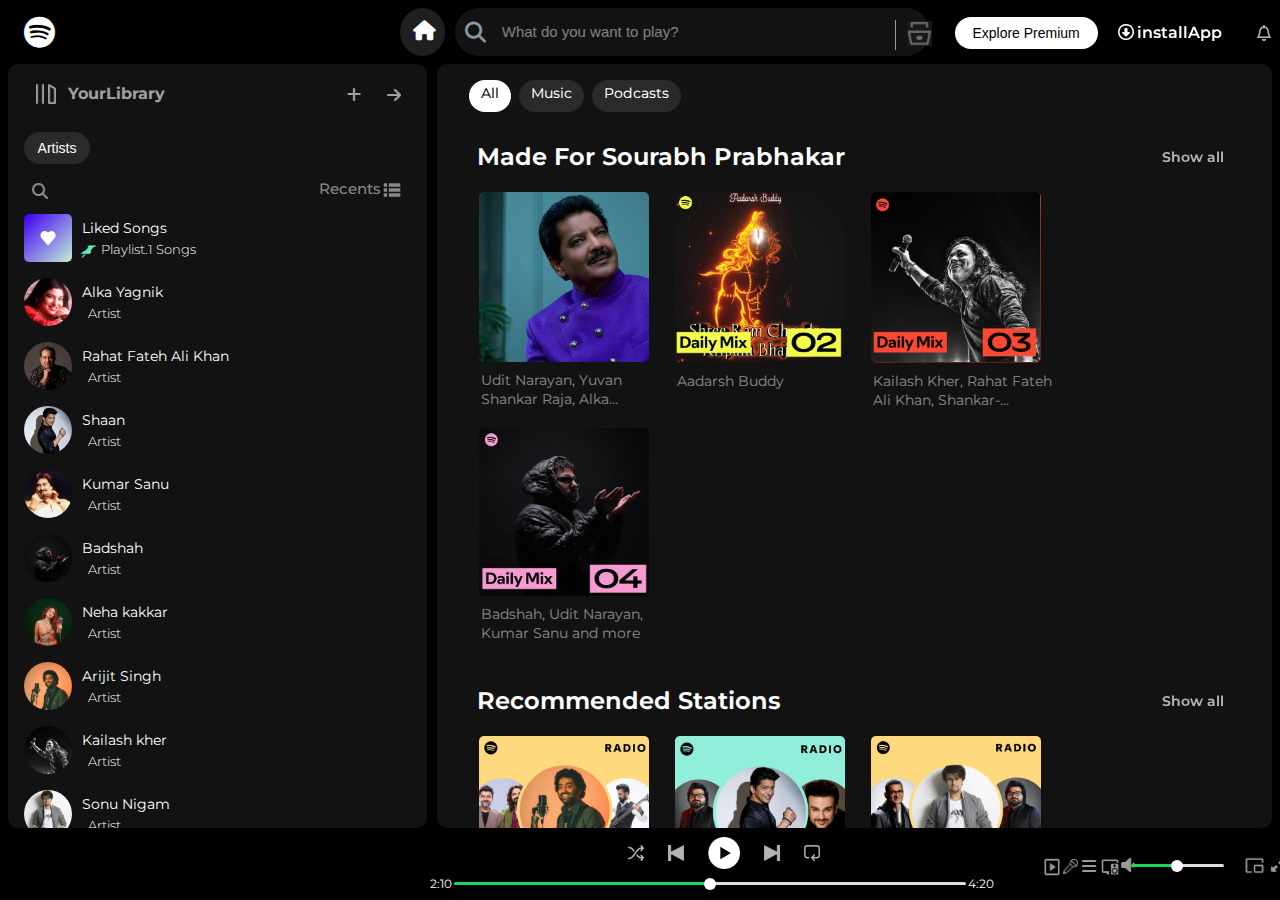
<file: index.html>
<!DOCTYPE html>
<html lang="en">
<head>
    <meta charset="UTF-8">
    <meta name="viewport" content="width=device-width, initial-scale=1.0">
    <link rel="icon" href="./project/picture/logo.png">
    <title>Spotify - Web Player: Music for everyone</title>
    <link rel="stylesheet" href="https://cdnjs.cloudflare.com/ajax/libs/font-awesome/6.7.2/css/all.min.css" integrity="sha512-Evv84Mr4kqVGRNSgIGL/F/aIDqQb7xQ2vcrdIwxfjThSH8CSR7PBEakCr51Ck+w+/U6swU2Im1vVX0SVk9ABhg==" crossorigin="anonymous" referrerpolicy="no-referrer" />
    <link rel="preconnect" href="https://fonts.googleapis.com">
    <link rel="preconnect" href="https://fonts.gstatic.com" crossorigin>
    <link href="https://fonts.googleapis.com/css2?family=Montserrat:ital,wght@0,100..900;1,100..900&display=swap" rel="stylesheet">
    <link rel="stylesheet" href="spotify.css">
</head>
<body class="container">
    <div class="nav">
        <div class="nav_left">
           <div class="logo"><i class="fa-brands fa-spotify" style="color: #ffffff;"></i></div> 
        </div>
        <div class="nav_center">
           <div class="home"> <i class="fa-solid fa-house" style="color: #ffffff;"></i></div>
           <div class="search">
           <div class="magnifying"><i class="fa-solid fa-magnifying-glass" style="color: #e1ffff;"></i></div>
            <input type="search" class="search_input" placeholder="What do you want to play?">
            <div class="line"></div>
            <img src="./project/picture/lock.png" alt="">
           </div>
        </div>
        <div class="right">
            <button>Explore Premium</button>
            <div class="install"><i class="fa-regular fa-circle-down" style="color: #ffffff;"></i>installApp</div>
            <div class="bell"><i class="fa-regular fa-bell" style="color: #ffffff;"></i></div>
            <div class="user"><i class="fa-regular fa-circle-user"></i></div>
    </div>
    </div>
    <div class="sidebar">
     <div class="sidebar_top">   
     <div class="library">
        <div class="your">
        <img  src="./project/picture/library_icon (5).png">
        <a class="YourLibrary" href="#">YourLibrary</a>
        </div>
        <div class="plusArrow">
        <div class="plus"><a href="#"><i class="fa-solid fa-plus " style="color: #ffffff;"></i></a></div>
        <div class="arrow"><i class="fa-solid fa-arrow-right " style="color: #ffffff;"></i></div>
        </div>
     </div>
     <div class="Artists"><button>Artists</button></div>
    </div>
    <div class="recents">
        <div class="recent">
            <div class="glass"><i class="fa-solid fa-magnifying-glass" style="color: #ffffff;"></i></div>
            <div class="menu">  
            <a href="#">Recents</a>
            <img src="./project/picture/menu.png" alt="menu">
            </div>
        </div>
        <div class="singer">
            <div class="likelogo"></div>
            <div>
            <div><a href="#" class="Songs">Liked Songs</a></div>
            <div class="song"><i class="fa-solid fa-thumbtack" style="color: #63E6BE;"></i>
            <a class="play" href="#">Playlist.1 Songs</a>
            </div>
            </div>  
        </div>
        <div class="singer">
            <div class="Alka"></div>
            <div>
            <div><a href="#" class="Songs">Alka Yagnik</a></div>
            <div class="song">
            <a class="play" href="#">Artist</a>
            </div>
            </div>  
        </div>
        <div class="singer">
            <div class="Rahat"></div>
            <div>
            <div><a href="#" class="Songs">Rahat Fateh Ali Khan</a></div>
            <div class="song">
            <a class="play" href="#">Artist</a>
            </div>
            </div>  
        </div>
        <div class="singer">
            <div class="Shaan"></div>
            <div>
            <div><a href="#" class="Songs">Shaan</a></div>
            <div class="song">
            <a class="play" href="#">Artist</a>
            </div>
            </div>  
        </div>
        <div class="singer">
            <div class="Kumar"></div>
            <div>
            <div><a href="#" class="Songs">Kumar Sanu</a></div>
            <div class="song">
            <a class="play" href="#">Artist</a>
            </div>
            </div>  
        </div>
        <div class="singer">
            <div class="Badshah"></div>
            <div>
            <div><a href="#" class="Songs">Badshah</a></div>
            <div class="song">
            <a class="play" href="#">Artist</a>
            </div>
            </div>  
        </div>
        <div class="singer">
            <div class="Neha"></div>
            <div>
            <div><a href="#" class="Songs">Neha kakkar</a></div>
            <div class="song">
            <a class="play" href="#">Artist</a>
            </div>
            </div>  
        </div>
        <div class="singer">
            <div class="Arijit"></div>
            <div>
            <div><a href="#" class="Songs">Arijit Singh</a></div>
            <div class="song">
            <a class="play" href="#">Artist</a>
            </div>
            </div>  
        </div>
        <div class="singer">
            <div class="Kailash"></div>
            <div>
            <div><a href="#" class="Songs">Kailash kher</a></div>
            <div class="song">
            <a class="play" href="#">Artist</a>
            </div>
            </div>  
        </div>
        <div class="singer">
            <div class="Sonu"></div>
            <div>
            <div><a href="#" class="Songs">Sonu Nigam</a></div>
            <div class="song">
            <a class="play" href="#">Artist</a>
            </div>
            </div>  
        </div>
        <div class="singer">
            <div class="Udit"></div>
            <div>
            <div><a href="#" class="Songs">Udit Narayan</a></div>
            <div class="song">
            <a class="play" href="#">Artist</a>
            </div>
            </div>  
        </div>
    </div>
    </div>
    <div class="main">
       <div class="mainNav">
        <div class="navAll">
           <span class="All">All</span>
           <span class="Music">Music</span>
           <span class="Podcasts">Podcasts</span>
        </div>
       </div>
       <div class="outsideCards">
      <div class="cards">
        <div class="made">
            <a href="#" class="for">Made For Sourabh Prabhakar</a>
            <span class="Showall">Show all</span>
        </div>

        <div class="DailyMix">
          <div class="DailyMixSinger">
            <img src="./project/picture/udit.jpg" alt="Udit Narayan" class="image">
            <span class="Description"> Udit Narayan, Yuvan Shankar Raja, Alka...</span>
          </div>
          <div class="DailyMixSinger">
            <img src="./project/picture/DailyMixShreeRam.png" alt="Shree Ram" class="image">
            <span class="Description"> Aadarsh Buddy</span>
          </div>
          <div class="DailyMixSinger">
            <img src="./project/picture/DailyMixKailash.png" alt="Kailash Kher" class="image">
            <span class="Description"> Kailash Kher, Rahat Fateh Ali Khan, Shankar-...</span>
          </div>
          <div class="DailyMixSinger">
            <img src="./project/picture/DailyMixBadshah.png" alt="Badshah" class="image">
            <span class="Description"> Badshah, Udit Narayan, Kumar Sanu and more</span>
          </div>

          <div class="forYou">
            <a href="#" class="Reco">Recommended Stations</a>
            <span class="Showall">Show all</span>
          </div>

          <div class="DailyMixSinger">
            <img src="./project/picture/reco_Arijit_Singh.png" alt="udit_Narayan" class="image">
            <span class="Description"> With Sachin-Jigar,<br> Vishal-Shekhar, Amit...</span>
          </div>
          <div class="DailyMixSinger">
            <img src="./project/picture/reco_Shaan.png" alt="Shaan" class="image">
            <span class="Description"> With Pritam, Abhijeet,<br> Anu Malik and more</span>
          </div>
          <div class="DailyMixSinger">
            <img src="./project/picture/reco_Sonu_Nigam.png" alt="Sonu_Nigam" class="image">
            <span class="Description"> With Abhijeet, Shaan,<br>Ajay-Atul and more</span>
          </div>
          <div class="DailyMixSinger">
            <img src="./project/picture/reco_Kumar_sanu.png" alt="Kumar_sanu" class="image">
            <span class="Description"> With Asha Bhosle,<br> Abhijeet, Jatin-Lalit...</span>
          </div>
          <div class="DailyMixSinger">
            <img src="./project/picture/reco_Rahat_Fateh_Ali_Khan.png" alt="Rahat_Fateh_Ali_Khan" class="image">
            <span class="Description"> With Atif Aslam,<br> Shankar-Ehsaan-Loy,...</span>
          </div>
          <div class="forYou">
            <a href="#" class="Reco">Recently Played</a>
            <span class="Showall">Show all</span>
          </div>
          
          <div class="Mix">
          <div class="MixSinger">
            <img src="./project/picture/reco_Arijit_Singh.png" alt="Arijit_Singh" class="pic">
            <span class="Des">Arijit Singh Radio</span>
          </div>
          <div class="MixSinger">
            <img src="./project/picture/reco_Alka_Yagnik.png" alt="Alka_Yagnik" class="pic">
            <span class="Des">Alka Yagnik <br> Radio</span>
         </div>
        </div>
        <div class="forYou"></div>
        </div>
      </div>
    </div>
    </div>
    <div class="footer">
      <div class="footer_left"></div>
      <div class="footer_center">
        <div class="controlardiv">
          <div class="control">
          <div class="player_icon1 play_icon"><img src="./project/picture/player_icon1.png" alt="player_icon1"></div>
          <div class="player_icon2 play_icon"><img src="./project/picture/player_icon2.png" alt="player_icon2"></div>
          <div class="player_icon3 play_icon"><img src="./project/picture/player_icon3.png" alt="player_icon3"></div>
          <div class="player_icon4 play_icon"><img src="./project/picture/player_icon4.png" alt="player_icon4"></div>
          <div class="player_icon5 play_icon"><img src="./project/picture/player_icon5.png" alt="player_icon5"></div>
         </div>
        <div class="range">
          <span class="count">2:10</span>
          <input type="range" min="0" max="100" class="volume" step="1">
          <span class="count">4:20</span>
        </div>
        </div>
      </div>
      <div class="footer_right">
        <div class="footerdiv">
        <div class="slideshow"><img src="project/picture/play.png" alt="play"></div>
         <div class="mic"><img src="project/picture/microphone.png" alt=""></div>
         <div class="footmenu"><i class="fa-solid fa-bars" style="color: #ffffff;"></i></div>
         <div class="device"><img src="project/picture/device.png" alt="device"></div>
         <label for="vol" class="vol"><i class="fa-solid fa-volume-low" style="color: #ffffff;"></i></label>
          <div class="input"><input type="range" id="vol" class="ran"></div>
         <div class="miniplayer"><img src="project/picture/mini.png" alt="mini"></div>
         <div class="full"><i class="fa-solid fa-up-right-and-down-left-from-center" style="color: #ffffff;"></i></div>
        </div>
      </div>
    </div>
</body>
</html>
</file>
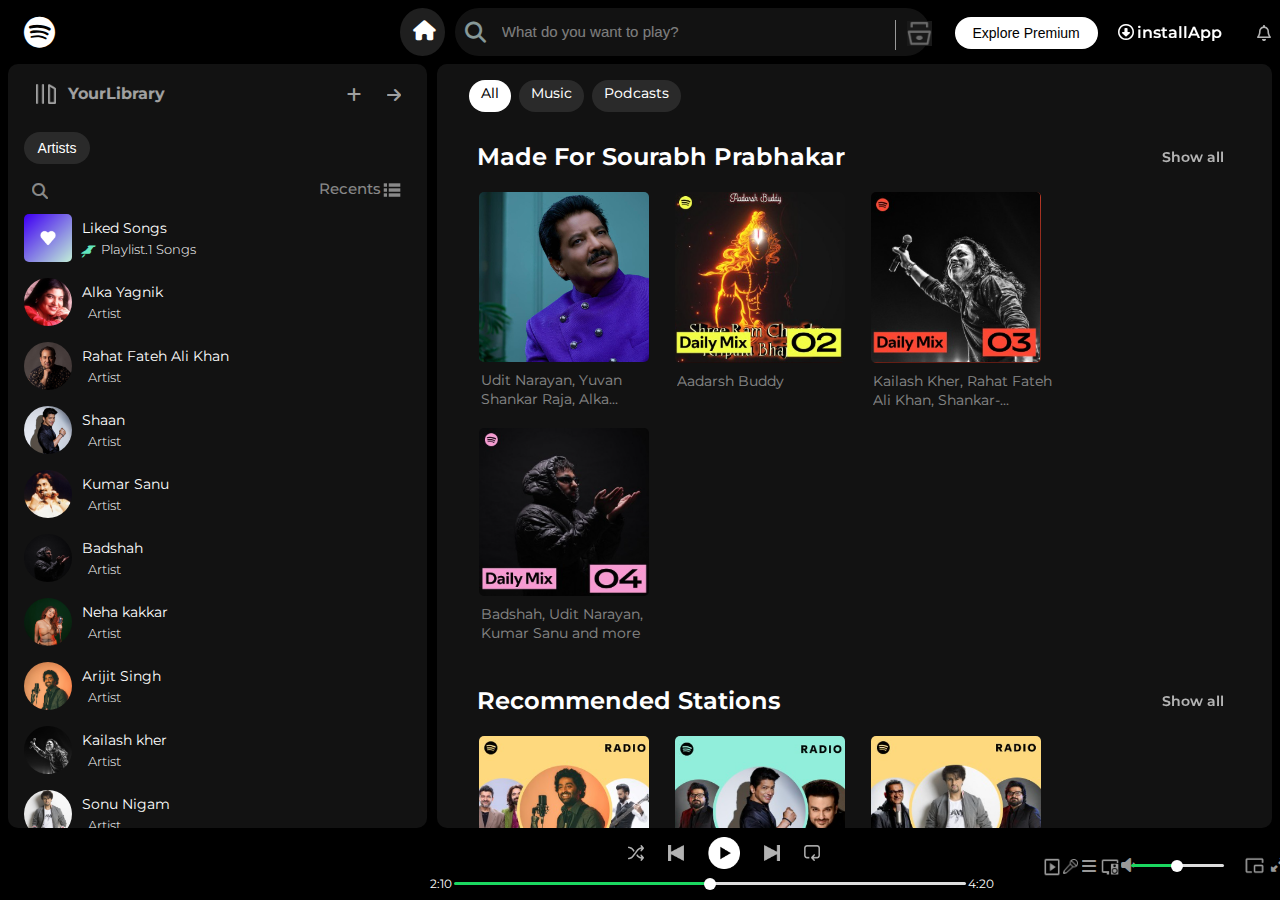
<file: spotify.html>
<!DOCTYPE html>
<html lang="en">
<head>
    <meta charset="UTF-8">
    <meta name="viewport" content="width=device-width, initial-scale=1.0">
    <link rel="icon" href="./project/picture/logo.png">
    <title>Spotify - Web Player: Music for everyone</title>
    <link rel="stylesheet" href="https://cdnjs.cloudflare.com/ajax/libs/font-awesome/6.7.2/css/all.min.css" integrity="sha512-Evv84Mr4kqVGRNSgIGL/F/aIDqQb7xQ2vcrdIwxfjThSH8CSR7PBEakCr51Ck+w+/U6swU2Im1vVX0SVk9ABhg==" crossorigin="anonymous" referrerpolicy="no-referrer" />
    <link rel="preconnect" href="https://fonts.googleapis.com">
    <link rel="preconnect" href="https://fonts.gstatic.com" crossorigin>
    <link href="https://fonts.googleapis.com/css2?family=Montserrat:ital,wght@0,100..900;1,100..900&display=swap" rel="stylesheet">
    <link rel="stylesheet" href="spotify.css">
</head>
<body class="container">
    <div class="nav">
        <div class="nav_left">
           <div class="logo"><i class="fa-brands fa-spotify" style="color: #ffffff;"></i></div> 
        </div>
        <div class="nav_center">
           <div class="home"> <i class="fa-solid fa-house" style="color: #ffffff;"></i></div>
           <div class="search">
           <div class="magnifying"><i class="fa-solid fa-magnifying-glass" style="color: #e1ffff;"></i></div>
            <input type="search" class="search_input" placeholder="What do you want to play?">
            <div class="line"></div>
            <img src="./project/picture/lock.png" alt="">
           </div>
        </div>
        <div class="right">
            <button>Explore Premium</button>
            <div class="install"><i class="fa-regular fa-circle-down" style="color: #ffffff;"></i>installApp</div>
            <div class="bell"><i class="fa-regular fa-bell" style="color: #ffffff;"></i></div>
            <div class="user"><i class="fa-regular fa-circle-user"></i></div>
    </div>
    </div>
    <div class="sidebar">
     <div class="sidebar_top">   
     <div class="library">
        <div class="your">
        <img  src="./project/picture/library_icon (5).png">
        <a class="YourLibrary" href="#">YourLibrary</a>
        </div>
        <div class="plusArrow">
        <div class="plus"><a href="#"><i class="fa-solid fa-plus " style="color: #ffffff;"></i></a></div>
        <div class="arrow"><i class="fa-solid fa-arrow-right " style="color: #ffffff;"></i></div>
        </div>
     </div>
     <div class="Artists"><button>Artists</button></div>
    </div>
    <div class="recents">
        <div class="recent">
            <div class="glass"><i class="fa-solid fa-magnifying-glass" style="color: #ffffff;"></i></div>
            <div class="menu">  
            <a href="#">Recents</a>
            <img src="./project/picture/menu.png" alt="menu">
            </div>
        </div>
        <div class="singer">
            <div class="likelogo"></div>
            <div>
            <div><a href="#" class="Songs">Liked Songs</a></div>
            <div class="song"><i class="fa-solid fa-thumbtack" style="color: #63E6BE;"></i>
            <a class="play" href="#">Playlist.1 Songs</a>
            </div>
            </div>  
        </div>
        <div class="singer">
            <div class="Alka"></div>
            <div>
            <div><a href="#" class="Songs">Alka Yagnik</a></div>
            <div class="song">
            <a class="play" href="#">Artist</a>
            </div>
            </div>  
        </div>
        <div class="singer">
            <div class="Rahat"></div>
            <div>
            <div><a href="#" class="Songs">Rahat Fateh Ali Khan</a></div>
            <div class="song">
            <a class="play" href="#">Artist</a>
            </div>
            </div>  
        </div>
        <div class="singer">
            <div class="Shaan"></div>
            <div>
            <div><a href="#" class="Songs">Shaan</a></div>
            <div class="song">
            <a class="play" href="#">Artist</a>
            </div>
            </div>  
        </div>
        <div class="singer">
            <div class="Kumar"></div>
            <div>
            <div><a href="#" class="Songs">Kumar Sanu</a></div>
            <div class="song">
            <a class="play" href="#">Artist</a>
            </div>
            </div>  
        </div>
        <div class="singer">
            <div class="Badshah"></div>
            <div>
            <div><a href="#" class="Songs">Badshah</a></div>
            <div class="song">
            <a class="play" href="#">Artist</a>
            </div>
            </div>  
        </div>
        <div class="singer">
            <div class="Neha"></div>
            <div>
            <div><a href="#" class="Songs">Neha kakkar</a></div>
            <div class="song">
            <a class="play" href="#">Artist</a>
            </div>
            </div>  
        </div>
        <div class="singer">
            <div class="Arijit"></div>
            <div>
            <div><a href="#" class="Songs">Arijit Singh</a></div>
            <div class="song">
            <a class="play" href="#">Artist</a>
            </div>
            </div>  
        </div>
        <div class="singer">
            <div class="Kailash"></div>
            <div>
            <div><a href="#" class="Songs">Kailash kher</a></div>
            <div class="song">
            <a class="play" href="#">Artist</a>
            </div>
            </div>  
        </div>
        <div class="singer">
            <div class="Sonu"></div>
            <div>
            <div><a href="#" class="Songs">Sonu Nigam</a></div>
            <div class="song">
            <a class="play" href="#">Artist</a>
            </div>
            </div>  
        </div>
        <div class="singer">
            <div class="Udit"></div>
            <div>
            <div><a href="#" class="Songs">Udit Narayan</a></div>
            <div class="song">
            <a class="play" href="#">Artist</a>
            </div>
            </div>  
        </div>
    </div>
    </div>
    <div class="main">
       <div class="mainNav">
        <div class="navAll">
           <span class="All">All</span>
           <span class="Music">Music</span>
           <span class="Podcasts">Podcasts</span>
        </div>
       </div>
       <div class="outsideCards">
      <div class="cards">
        <div class="made">
            <a href="#" class="for">Made For Sourabh Prabhakar</a>
            <span class="Showall">Show all</span>
        </div>

        <div class="DailyMix">
          <div class="DailyMixSinger">
            <img src="./project/picture/udit.jpg" alt="Udit Narayan" class="image">
            <span class="Description"> Udit Narayan, Yuvan Shankar Raja, Alka...</span>
          </div>
          <div class="DailyMixSinger">
            <img src="./project/picture/DailyMixShreeRam.png" alt="Shree Ram" class="image">
            <span class="Description"> Aadarsh Buddy</span>
          </div>
          <div class="DailyMixSinger">
            <img src="./project/picture/DailyMixKailash.png" alt="Kailash Kher" class="image">
            <span class="Description"> Kailash Kher, Rahat Fateh Ali Khan, Shankar-...</span>
          </div>
          <div class="DailyMixSinger">
            <img src="./project/picture/DailyMixBadshah.png" alt="Badshah" class="image">
            <span class="Description"> Badshah, Udit Narayan, Kumar Sanu and more</span>
          </div>

          <div class="forYou">
            <a href="#" class="Reco">Recommended Stations</a>
            <span class="Showall">Show all</span>
          </div>

          <div class="DailyMixSinger">
            <img src="./project/picture/reco_Arijit_Singh.png" alt="udit_Narayan" class="image">
            <span class="Description"> With Sachin-Jigar,<br> Vishal-Shekhar, Amit...</span>
          </div>
          <div class="DailyMixSinger">
            <img src="./project/picture/reco_Shaan.png" alt="Shaan" class="image">
            <span class="Description"> With Pritam, Abhijeet,<br> Anu Malik and more</span>
          </div>
          <div class="DailyMixSinger">
            <img src="./project/picture/reco_Sonu_Nigam.png" alt="Sonu_Nigam" class="image">
            <span class="Description"> With Abhijeet, Shaan,<br>Ajay-Atul and more</span>
          </div>
          <div class="DailyMixSinger">
            <img src="./project/picture/reco_Kumar_sanu.png" alt="Kumar_sanu" class="image">
            <span class="Description"> With Asha Bhosle,<br> Abhijeet, Jatin-Lalit...</span>
          </div>
          <div class="DailyMixSinger">
            <img src="./project/picture/reco_Rahat_Fateh_Ali_Khan.png" alt="Rahat_Fateh_Ali_Khan" class="image">
            <span class="Description"> With Atif Aslam,<br> Shankar-Ehsaan-Loy,...</span>
          </div>
          <div class="forYou">
            <a href="#" class="Reco">Recently Played</a>
            <span class="Showall">Show all</span>
          </div>
          
          <div class="Mix">
          <div class="MixSinger">
            <img src="./project/picture/reco_Arijit_Singh.png" alt="Arijit_Singh" class="pic">
            <span class="Des">Arijit Singh Radio</span>
          </div>
          <div class="MixSinger">
            <img src="./project/picture/reco_Alka_Yagnik.png" alt="Alka_Yagnik" class="pic">
            <span class="Des">Alka Yagnik <br> Radio</span>
         </div>
        </div>
        <div class="forYou"></div>
        </div>
      </div>
    </div>
    </div>
    <div class="footer">
      <div class="footer_left"></div>
      <div class="footer_center">
        <div class="controlardiv">
          <div class="control">
          <div class="player_icon1 play_icon"><img src="./project/picture/player_icon1.png" alt="player_icon1"></div>
          <div class="player_icon2 play_icon"><img src="./project/picture/player_icon2.png" alt="player_icon2"></div>
          <div class="player_icon3 play_icon"><img src="./project/picture/player_icon3.png" alt="player_icon3"></div>
          <div class="player_icon4 play_icon"><img src="./project/picture/player_icon4.png" alt="player_icon4"></div>
          <div class="player_icon5 play_icon"><img src="./project/picture/player_icon5.png" alt="player_icon5"></div>
         </div>
        <div class="range">
          <span class="count">2:10</span>
          <input type="range" min="0" max="100" class="volume" step="1">
          <span class="count">4:20</span>
        </div>
        </div>
      </div>
      <div class="footer_right">
        <div class="footerdiv">
        <div class="slideshow"><img src="project/picture/play.png" alt="play"></div>
         <div class="mic"><img src="project/picture/microphone.png" alt=""></div>
         <div class="footmenu"><i class="fa-solid fa-bars" style="color: #ffffff;"></i></div>
         <div class="device"><img src="project/picture/device.png" alt="device"></div>
         <label for="vol" class="vol"><i class="fa-solid fa-volume-low" style="color: #ffffff;"></i></label>
          <div class="input"><input type="range" id="vol" class="ran"></div>
         <div class="miniplayer"><img src="project/picture/mini.png" alt="mini"></div>
         <div class="full"><i class="fa-solid fa-up-right-and-down-left-from-center" style="color: #ffffff;"></i></div>
        </div>
      </div>
    </div>
</body>
</html>
</file>
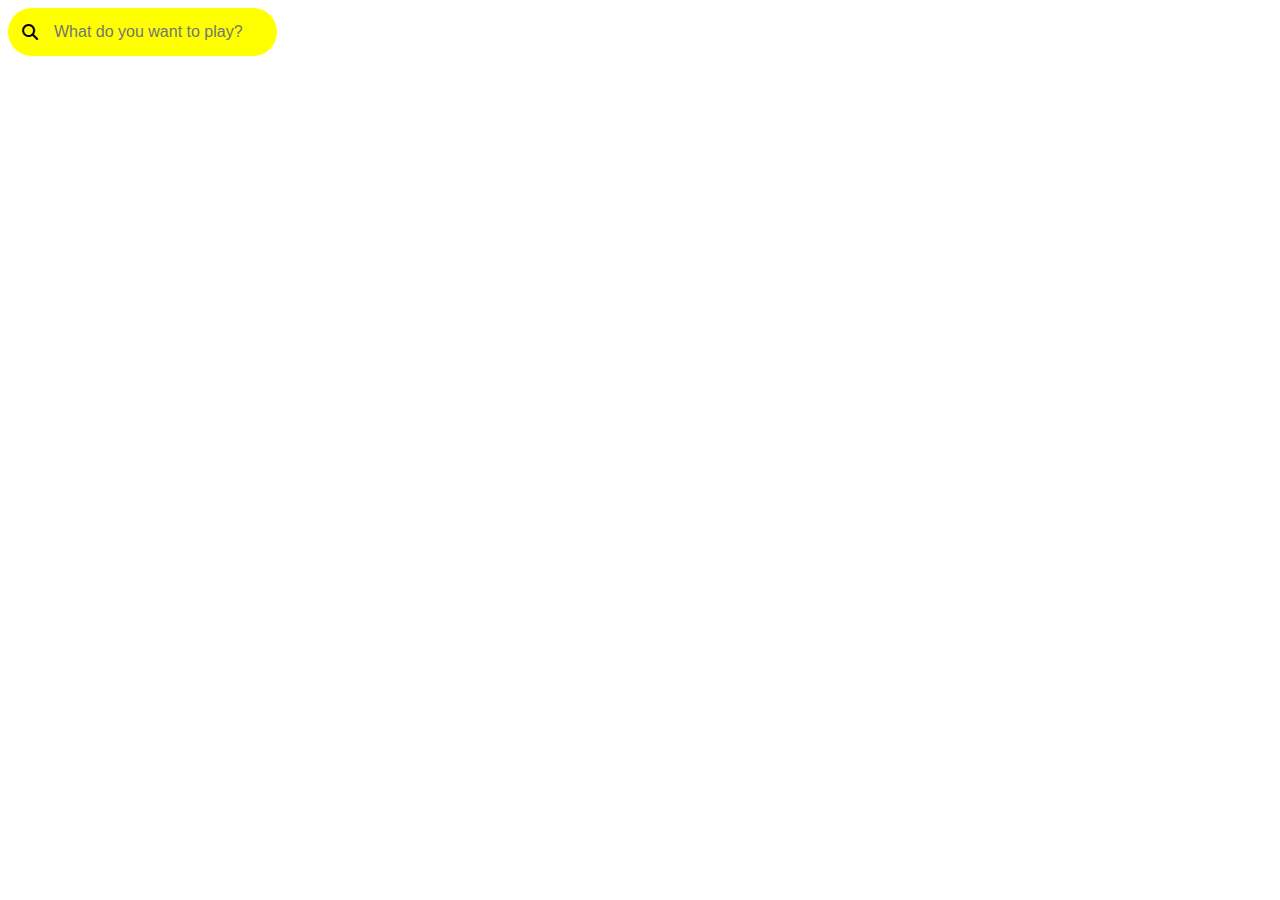
<file: project/search.html>
<!DOCTYPE html>
<html lang="en">
<head>
    <meta charset="UTF-8">
    <meta name="viewport" content="width=device-width, initial-scale=1.0">
    <link rel="stylesheet" href="https://cdnjs.cloudflare.com/ajax/libs/font-awesome/6.7.2/css/all.min.css" integrity="sha512-Evv84Mr4kqVGRNSgIGL/F/aIDqQb7xQ2vcrdIwxfjThSH8CSR7PBEakCr51Ck+w+/U6swU2Im1vVX0SVk9ABhg==" crossorigin="anonymous" referrerpolicy="no-referrer" />
    <title>Search</title>
    <link rel="stylesheet" href="search.css">
</head>
<body>
    <div class="search">
        <i class="search_icon  fa-solid fa-magnifying-glass"></i>
        <input class="search_input" type="search" placeholder="What do you want to play?">
    
    </div> 
</body>
</html>
</file>
<file: spotify.css>
.container{
   display: flex;
   flex-wrap: wrap;
   background-color:black;
   color: #ffffff;
   font-family:"Montserrat", serif;
   margin: 0%;
   padding: 0.5rem;
   overflow: hidden;
}
.nav{
    display: flex;
    width: 100%;
    height: 3rem;
    background-color: black;
    margin: -0.5rem;
    padding: 0.5rem;
    position: fixed;
}
.nav_left{
    width: 30%;
    height: 100%;
}
.logo{
    position: absolute;
    top: 0%;
    left: 1.5rem;
}
.nav_left i{
    font-size: 2rem;
    position: relative;
    top: 1rem;
}
.nav_center{
    display: flex;
    width: 42%;
    height: 100%;
}
.home{
    position:relative;
    top: 0%;
    height: 3rem;
    width: 3rem;
    margin: 0px 0px 0px 8px;
    background-color: #1f1f1f;
    border-radius: 50%;
    transition:all 0.1s ease 0.2s ;
}
.home i{
    font-size: 1.25rem;
    padding-left: 13px;
    padding-top: 13px;
}
.home:hover{
    transform: scale(1.05);
}
.search{
    display: flex;
    width:474px; 
    background-color:#1f1f1f;
    padding: 12px 10px 12px;
    border-radius: 32px;
    margin-left: 10px;
    opacity: 0.6;
}
.search_input{
    width: 395px;
    margin-left:14px ;
    outline: none;
    border: none;
    background-color:transparent;
}
.line{
    position:relative;
    top: 0%;
    background-color: white;
    height: 30px;
    width: 0.1px;
    justify-self: end;
    
}
.magnifying{
    font-size: 21px;
}
.search_input::placeholder{
    color: #ffffff;
    font-size: 15px;
    font-weight: 500;
    opacity: 0.8;
}
img{
    display: flex;
    height: 25px;
    position: relative;
    top: 1px;
    left: 12px;
    bottom: 3px;
}
.search:hover{
    opacity: 1;
}
.right{
    display: flex;
    width: 28%;
}
button{
    position: relative;
    left: 25px;
    top: 9px;
    height: 32px;
    width: 143px;
    border-radius: 28px;
    background-color: #ffffff;
    font-size: 14px;
    font-weight: 500;
    padding: 4px 16px;
    border: none;
    transition:all 0.1s ease 0.1s ;
}
button:hover{
    font-weight: 549;
    transform: scale(1.05);
}
.install{
    position: relative;
    top: 15px;
    left: 45px;
    font-weight: 600;
    transition:all 0.1s ease-in-out 0.1s ; 
}
.install i{
    font-size: 16px;
    margin-right: 3px;
}
.install:hover{
    transform: scaleX(1.05);
}
.bell{
    position: relative;
    left: 80px;
    top:16px ;
    font-size: 16px;
    font-weight: 600px;
    opacity: 0.7;
}
.bell:hover{
    opacity: 1;
}
.user{
    position: relative;
    left: 110px;
    top: 2px;
    font-size: 40px;
    font-weight: 500;
}
.user:hover{
    transform: scale(1.05);
}
.sidebar{
    background-color:#121212;
    width: 419px;
    height: calc(100vh - 136px);
    margin-top: 56px;
    margin-right: 5px;
    border-radius: 10px;
    display: flex;
    flex-direction: column;
}
.sidebar_top{
    width: 403px;
    height: 108px;
}
.sidebar .library{
    width: 387px;
    height: 40px;
    display: flex;
    padding: 12px 16px 8px;
    border-top-left-radius: 10px;
    border-top-right-radius: 10px;
    justify-content: space-between; 
}
.your{
    width: 143px;
    height: 40px;
    display: flex;
    font-size:16px ;
    font-weight: 700;
    opacity: 0.6;   
}
.sidebar img{
    position: relative;
    top: 8px;
    height: 20px;
    width: 20px;   
}
.sidebar .library .YourLibrary{
    position: relative;
    left: 16px;
    top: 4px;
    text-decoration: none;
    color: white; 
    padding: 4px 8px;

}
.your:hover{
    opacity: 1;
    transition: font-weight 2s ease-in 0.2s;
}
.plusArrow{
    display: flex;
    position: relative;
    right: 8px;
}
.plus{
    position: relative;
    top: 2px;
    height: 16px;
    width: 16px;
    padding: 8px;
    border-radius: 50%;
    opacity: 0.6;
}
.plus:hover{
    opacity: 1;
    background-color: #1f1f1f;
}
.plus a i{
    font-size: 16px;
}
.arrow{
    position: relative;
    top: 2px;
    left: 8px;
    height: 16px;
    width: 16px;
    padding: 8px;
    border-radius: 50%;
    opacity: 0.6;
}
.arrow a i{
    font-size: 16px;
}
.arrow:hover{
    opacity: 1;
    background-color: #1f1f1f;
}
.Artists{
    width:387px;
    height: 32px;
    margin: 8px 16px;
}
.Artists button{
    width: 66px;
    height: 32px;
    color: #ffffff;
    font: 14px;
    background-color: #FFFFFF1A;
    padding: 4px 12px;
    position:relative;
    top: 0%;
    left: 0%;
}
.Artists button:hover{
    background-color:rgba(128, 128, 128,0.3);
}
.recents{
        width: 403px;
        height: calc(100vh - 164px);
        padding: 0px 8px 8px;
        overflow-y: scroll; 
        overflow-x: hidden;
} 
::-webkit-scrollbar{
    width: 12px;
}
::-webkit-scrollbar-thumb{
   background-color:transparent;
}
::-webkit-scrollbar-thumb:hover{
 background-color:rgba(128, 128, 128,0.5);
 }
.recent{
    display: flex;
    width: 391px;
    height: 32px;
    padding:2px 4px 0px 8px;
    justify-content: space-between;
}
.recents .recent .glass{
    width: 16px;
    height: 16px;
    padding: 8px;
    border-radius: 50%;
    opacity: 0.5;
}
.recents .recent .glass i{
    font-size: 16px;
}
.recents .recent .glass:hover{
    opacity: 1;
    background-color:#1f1f1f;
}
.menu{
    display: flex;
    width: 71.93px;
    height: 24px;
    padding: 4px 12px 4px 16px;
    opacity: 0.5;
    position: relative;
    right: 12px;
}
.menu a{
    position: relative;
    top: 2px;
    text-decoration: none;
    color: white;
    font-size: 14.5px;
    font-weight: 480;
    height: 20px;
    width: 51px;
}
.recents .recent .menu img{
    position: relative;
    left: 12px;
    top: 2px;
    font-size: 20px;
}
.menu:hover{
    opacity: 1;
}
.singer{
    width: 391px;
    height: 64px;
    display: flex;
}
.likelogo{
    width: 32px;
    height: 32px;
    padding: 8px;
    background-image: url(./project/picture/like\ songs.png);
    background-size: cover;
    align-self: center;
    position: relative;
    left: 8px;
    border-radius: 5px;
}
.singer a{
    text-decoration: none;
    position: relative;
    top: 12px;
    left: 18px;
    font-size: 14px;
    font-weight: 400;
    color: white;
    opacity: 1;
}
.singer i{
    position: relative;
    top: 16px;
    left: 18px;
    transform: skew(-40deg);
    font-size: 12px;
    font-weight: 700;

}
.singer .song .play{
    position: relative;
    top: 14px;
    left: 24px;
    font-size: 13px;
    font-weight: 300;
}
.Alka{
    width: 32px;
    height: 32px;
    padding: 8px;
    background-image: url(./project/picture/Alka\ Yagnik.jpg);
    background-size: cover;
    align-self: center;
    position: relative;
    left: 8px;
    border-radius:50% ;
}
.Rahat{
    width: 32px;
    height: 32px;
    padding: 8px;
    background-image: url(./project/picture/Rahat\ fateh\ ali\ khan.jpg);
    background-size: cover;
    align-self: center;
    position: relative;
    left: 8px;
    border-radius:50% ;
}
.Shaan{
    width: 32px;
    height: 32px;
    padding: 8px;
    background-image: url(./project/picture/Shaan.jpg);
    background-size: cover;
    align-self: center;
    position: relative;
    left: 8px;
    border-radius:50% ;
}
.Kumar{
    width: 32px;
    height: 32px;
    padding: 8px;
    background-image: url(./project/picture/kumar\ sanu.jpg);
    background-size: cover;
    align-self: center;
    position: relative;
    left: 8px;
    border-radius:50% ;
}
.Badshah{
    width: 32px;
    height: 32px;
    padding: 8px;
    background-image: url(./project/picture/Badshah.jpg);
    background-size: cover;
    align-self: center;
    position: relative;
    left: 8px;
    border-radius:50% ;
}
.Neha{
    width: 32px;
    height: 32px;
    padding: 8px;
    background-image: url(./project/picture/neha\ kakkar.jpg);
    background-size: cover;
    align-self: center;
    position: relative;
    left: 8px;
    border-radius:50% ;
}
.Arijit{
    width: 32px;
    height: 32px;
    padding: 8px;
    background-image: url(./project/picture/Arijit\ singh.jpg);
    background-size: cover;
    align-self: center;
    position: relative;
    left: 8px;
    border-radius:50% ;
}
.Kailash{
    width: 32px;
    height: 32px;
    padding: 8px;
    background-image: url(./project/picture/kailash\ kher.jpg);
    background-size: cover;
    align-self: center;
    position: relative;
    left: 8px;
    border-radius:50% ;
}
.Sonu{
    width: 32px;
    height: 32px;
    padding: 8px;
    background-image: url(./project/picture/sonu\ nigam.jpg);
    background-size: cover;
    align-self: center;
    position: relative;
    left: 8px;
    border-radius:50% ;
}
.Udit{
    width: 32px;
    height: 32px;
    padding: 8px;
    background-image: url(./project/picture/udit.jpg);
    background-size: cover;
    align-self: center;
    position: relative;
    left: 8px;
    border-radius:50% ;
}
.singer:hover{
    box-shadow: 0px 0px 2px rgba(128, 128, 128,0.4);
    background-color: #1f1f1f;
    border-radius: 4.5px;
}
.main{
    background-color:#121212;
    height:calc(100vh - 136px);
    flex: 1;
    margin-top: 56px;
    margin-left: 5px;
    border-radius:10px;
    overflow: auto;
    }
.mainNav{
    position: sticky;
    top: 0%;
    width: 100%;
    height: 64px;
    background-color:#121212;
    border-top-left-radius: 10px;
    border-top-right-radius: 10px;
    z-index: 10;
}
.navAll{
    display: flex;
    justify-content: space-between;
    width: 212px;
    height: 40px;
    position: relative;
    top: 16px;
    left: 32px;
    font-size: 14px;
    font-weight: 450;
    
}
.All{
    height: 24px;
    position: relative;
    color: #000000;
    background-color: #ffffff;
    padding: 4px 12px;  
    border-radius: 24px;
    
}
.Music{
    height: 24px;
    position: relative;
    background-color:#FFFFFF1A;
    padding: 4px 12px;
    border-radius: 24px;
}
.Music:hover{
    background-color:rgba(128, 128, 128,0.3);
}
.Podcasts{
    height: 24px;
    position: relative;
    background-color:#FFFFFF1A;
    padding: 4px 12px;
    border-radius: 24px;
}
.Podcasts:hover{
    background-color:rgba(128, 128, 128,0.3);
}
.outsideCards{
    height: 100vh;
    padding: 4px 0px 0px;
}
.cards{
    height: 100vh;
    padding: 0px 40px;
}
.made{
    display: flex;
    height: 40px;
    width: 100%;
    justify-content: space-between;
}
.made .for {
    position: relative;
    top: 10px;
    color: #ffffff;
    font-size: 24px;
    font-weight: 650;
    text-decoration: none;

}
.made .Showall{
    position: relative;
    top: 14px;
    color: #b3b3b3;
    font-size: 14px;
    font-weight: 640;
    text-decoration: none;
    margin: 2px 8px 0px 0px ;
}
.made .for:hover{
    text-decoration: underline;
}
.made .Showall:hover{
    text-decoration: underline;
}
.DailyMix{
    display: flex;
    flex-wrap: wrap;
    width: 100%;
    height: 236px;
}
.DailyMixSinger{
    position: relative;
    top: 10px; 
    right: 10px;
    bottom: 10px;
    width: 196px;
    height: 236px;
    border-radius: 5px;
}
.image{
    position: relative;
    top: 10px;
    width: 170px;
    height: auto;
    border-radius: 5px;
}
.Description{
    position: relative;
    top: 18px;
    left: 14px;
    font-size: 14px;
    opacity: 0.5;
}
.DailyMixSinger:hover{
    background-color:#1f1f1f;
}
.forYou{
    margin-top: 32px;
    display: flex;
    height: 40px;
    width: 100%;
    justify-content: space-between;
}
.forYou .Reco {
    position: relative;
    top: 10px;
    color: #ffffff;
    font-size: 24px;
    font-weight: 650;
    text-decoration: none;

}
.forYou .Showall{
    position: relative;
    top: 14px;
    color: #b3b3b3;
    font-size: 14px;
    font-weight: 640;
    text-decoration: none;
    margin: 2px 8px 0px 0px ;
}
.forYou .Reco:hover{
    text-decoration: underline;
}
.forYou .Showall:hover{
    text-decoration: underline;
}
.Mix{
    display: flex;
    flex-wrap: wrap;
    width: 100%;
    height: 193px;
}
.MixSinger{
    position: relative;
    top: 10px; 
    right: 10px;
    bottom: 10px;
    width: 147px;
    height: 193px;
    border-radius: 5px;
}
.pic{
    position: relative;
    top: 10px;
    width: 122px;
    height: auto;
    border-radius: 5px;
}
.Des{
    position: relative;
    top: 18px;
    left: 14px;
    font-size: 14px;
}
.MixSinger:hover{
    background-color:#1f1f1f;
}
.footer{
    display: flex;
    background-color:black;
    position: fixed;
    bottom: 0%;
    width: 100%;
    height: 72px;
}
.footer_left{
    height: 100%;
    width: 30%;
}
.footer_center{
    display: flex;
    justify-content: center;
    flex-direction: column;
    background-color:black;
    height: 100%;
    width:42%;
}
.footer_right{
    height: 100%;
    width: 28%;
}
 .controlardiv{
    position: relative;
    left: 16px;
    width: 608px;
    height: 56.8px;
}
.control{
    display: flex;
    justify-content: center;
    width: 608px;
    height: 32px;
    margin: 0px 0px 8px;
}
.range{
    width: 608px;
    height: 16.8px;
}
.player_icon1{
    position: relative;
    right: 24px;
}
.player_icon1 img{
    height: 16px;
    width: 16px;
    padding: 8px;
    opacity: 0.7;

}
.player_icon1 img:hover{
    opacity: 1;
}
.player_icon2{
    position: relative;
    right: 16px;
}
.player_icon2 img{
    height: 16px;
    width: 16px;
    padding: 8px;
    opacity: 0.7;
}
.player_icon2 img:hover{
    opacity: 1;
}
.player_icon3 img{
    height:100%;
    width: 32px;
    margin: 0px 0px 8px;

}
.player_icon3 img:hover{
    transform: scale(1.05);
}
.player_icon4{
    position: relative;
    left: 16px;
}
.player_icon4 img{
    height: 16px;
    width: 16px;
    padding: 8px;
    opacity: 0.7;

}
.player_icon4 img:hover{
    opacity: 1;
}
.player_icon5{
    position: relative;
    left: 24px;
}
.player_icon5 img{
    height: 16px;
    width: 16px;
    padding: 8px;
    opacity: 0.7;
}
.player_icon5 img:hover{
    opacity: 1;
}
.range{
    display: flex;
    justify-content: center;
    align-items: center;
}
.volume
{
    width:512px;
    appearance: none;
    background-color: transparent;
    cursor: pointer;
}
.volume::-webkit-slider-runnable-track{
    background:linear-gradient(90deg, #1bd760 50%,#ddd 50%);
    height: 3px;
    border-radius: 100px;
}
.volume::-webkit-slider-thumb{
    appearance: none;
    height: 12px;
    width: 12px;
    background-color:white;
    border-radius: 50%;
    margin-top: -4px;
}
.count{
    font-size: 12px;
}
.footer_right{
    display: flex;
    flex-direction: column;
    justify-content: center;
}
.footerdiv{
    display: flex;
    justify-content: flex-end;
    width: calc(100% - 8px);
    height: 32px;
}
.slideshow{
    position: relative;
    left: 92px;
    bottom: 1px;
    height: 32px;
    width: 32px;
    padding: 8px;
}
.slideshow img{
    height: 22px;
    width: 20px;
    opacity: 0.6;
}
.slideshow img:hover{
    opacity: 1;
}
.mic{
    position: relative;
    top: 2px;
    left: 76px;
    height: 32px;
    width: 32px;
    padding: 8px;
}
.mic img{
    height: 15px;
    width: 15px;
    opacity: 0.6;
}
.mic img:hover{
    opacity: 1;
}
.footmenu{
    position: relative;
    top: 1px;
    left: 70px;
    height: 32px;
    width: 32px;
    padding: 8px;
}
.footmenu i{
    height: 14px;
    width: 14px;
    opacity: 0.6;
}
.footmenu i:hover{
    opacity: 1;
}
.device{
    position: relative;
    top: 2px;
    left: 40px;
    height: 32px;
    width: 32px;
    padding: 6px;
}
.device img{
    height: 20px;
    width: 20px;
    opacity: 0.6;
}
.device img:hover{
    opacity: 1;
}
.vol{
    position: relative;
    left: 38px;
    height: 32px;
    width: 32px;
    padding: 8px;
    opacity: 0.6;
}
.vol:hover{
    opacity: 1;
}
.input{
    position: relative;
    top: 4px;
    left: 16px;
    height:32px;
    width: 93px;
    margin: 0px 8px 0px 0px;
}
.ran{
    width: 93px;
    appearance: none;
    background-color: transparent;
    cursor: pointer;
} 
.ran::-webkit-slider-runnable-track{
    background: linear-gradient(90deg,#1bd760 50%,#ddd 0%);
    height: 3px;
    border-radius: 100px;
}
.ran::-webkit-slider-thumb{
    appearance: none;
    height: 12px;
    width: 12px;
    background-color: white;
    border-radius: 50%;
    margin-top: -4px;
}
.miniplayer{
    position: relative;
    top: 2px;
    left: 14px;
    height: 32px;
    width: 32px;
    padding: 2px;
    opacity: 0.6;
}
.miniplayer:hover{
    opacity: 1;
}
.full{
    position: relative;
    left: 20px;
    bottom: 1px;
    height: 32px;
    width: 32px;
    padding: 8px;
}
.full i{
    font-size: 14px;
    opacity: 0.6;
}
.full i:hover{
    opacity: 1;
}
</file>
<file: project/search.css>
.search{
    width: max-content;
    display: flex;
    align-items: center;
    padding: 14px;
    border-radius: 28px;
    background-color:yellow;
}
.search_input{
    font-size: 16px;
    color: grey;
    margin-left: 14px;
    outline: none;
    border: none;
    background-color: transparent;
}
</file>
